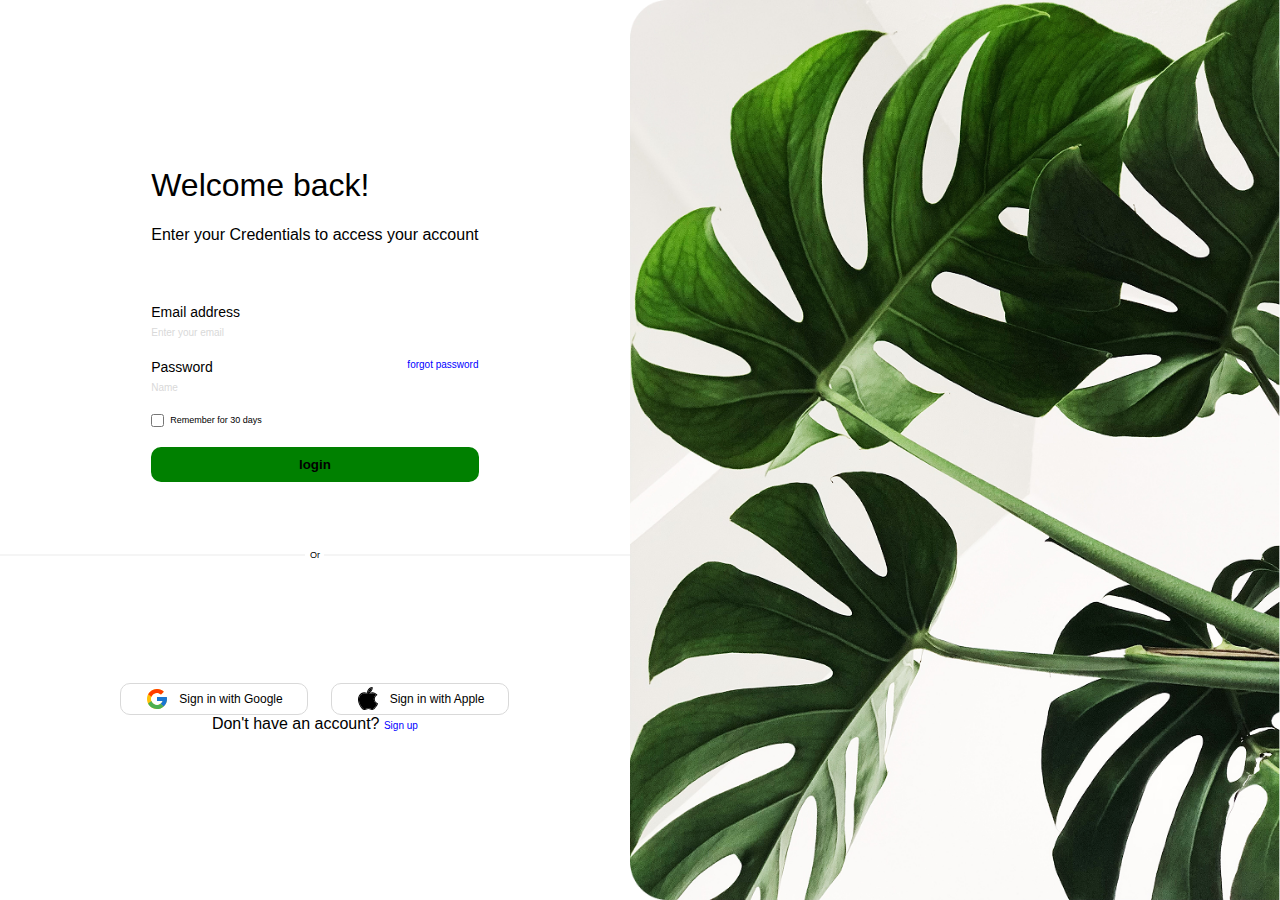
<file: index.html>
<!DOCTYPE html>
<html lang="pt-br">
<head>
    <meta charset="UTF-8">
    <meta name="description" content="Sign in page for users to access their accounts">
    <meta name="viewport" content="width=device-width, initial-scale=1.0">
    <title>Sing In</title>
    <link rel="stylesheet" href="./styles.css">
</head>
<body>
    <main>
        <section>
            <div class="form-container">
                <h1>Welcome back!</h1>
                <p>Enter your Credentials to access your account</p>
                <form action="" method="post">
                    <fieldset>
                        <label for="email">Email address</label>
                        <input placeholder = "Enter your email"="email" name="email" id="email">
                    </fieldset>
    
                    <fieldset>
                        <div class="title-wrapper">
                             <label for="password">Password</label>
                             <a href="">forgot password</a>
                        </div>
                        <input placeholder="Name" ="password" name="password" id="password">
                     </fieldset>
                     
                     <fieldset class="checkbox">
                        <input type="checkbox" name="remember" id="remember">
                        <label for="remember">Remember for 30 days</label>
                     </fieldset>
    
                     <button type="submit">login</button>
                </form>
            </div>
                <div class="divider">
                    <div class="line"></div>
                <p>Or</p>
                <div class="line"></div>
            </div>
            
            <div class="sso-container">
                <button>
                    <img src="../assets/icons/google.svg" alt="">
                    <p>Sign in with Google</p>
                </button>
                <button>
                    <img src="../assets/icons/apple-logo.svg" alt="">
                    <p>Sign in with Apple</p>
                </button>
            </div>
            <p class="redirect-sing up">Don't have an account? <a>Sign up
            </a></p>
        </section>
        <img src="../assets/images/costela_de_adao.png" alt="Foto de uma planta costela de adao">
    </main>
    
</body>
</html>
</file>
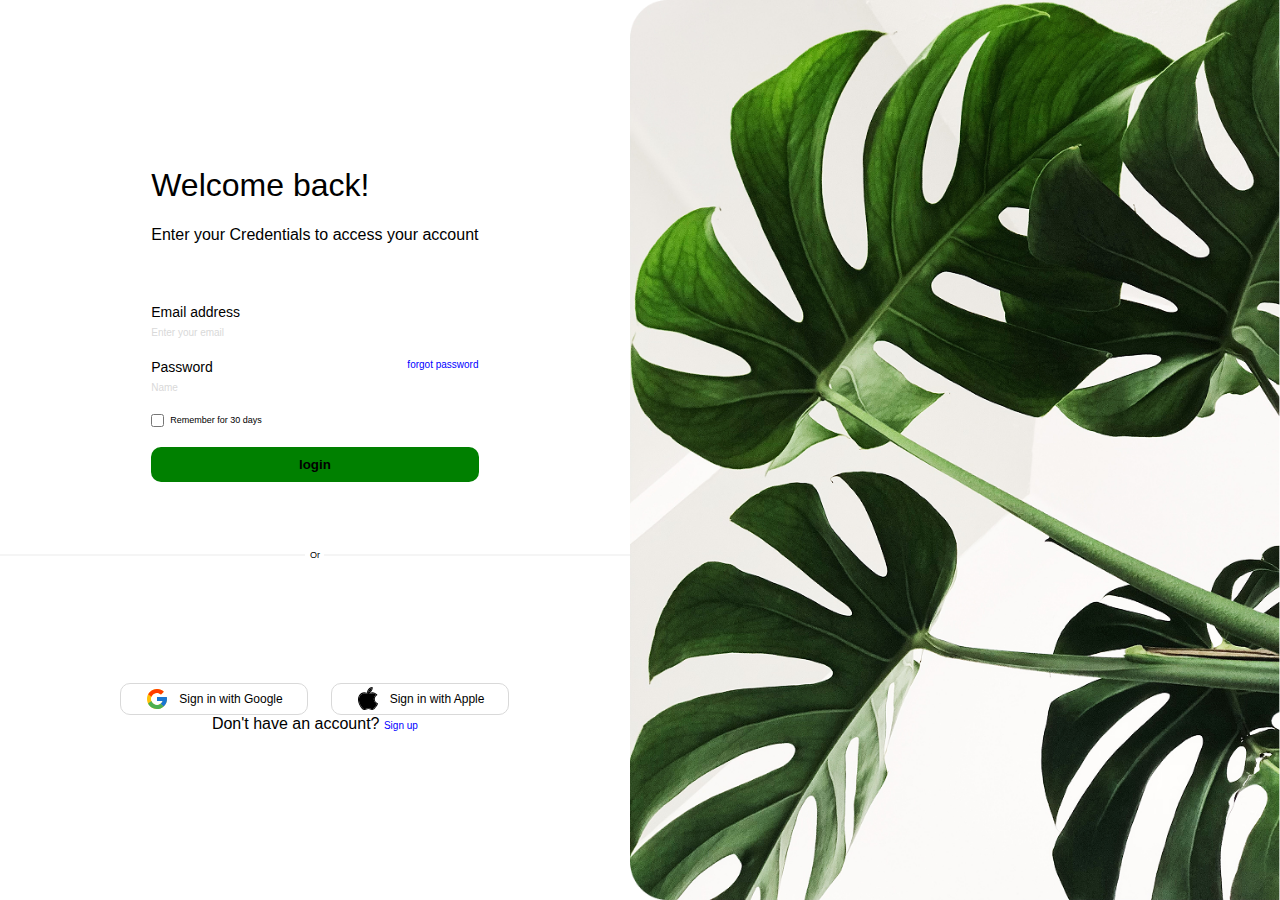
<file: sing-in/index.html>
<!DOCTYPE html>
<html lang="pt-br">
<head>
    <meta charset="UTF-8">
    <meta name="description" content="Sign in page for users to access their accounts">
    <meta name="viewport" content="width=device-width, initial-scale=1.0">
    <title>Sing In</title>
    <link rel="stylesheet" href="./styles.css">
</head>
<body>
    <main>
        <section>
            <div class="form-container">
                <h1>Welcome back!</h1>
                <p>Enter your Credentials to access your account</p>
                <form action="" method="post">
                    <fieldset>
                        <label for="email">Email address</label>
                        <input placeholder = "Enter your email"="email" name="email" id="email">
                    </fieldset>
    
                    <fieldset>
                        <div class="title-wrapper">
                             <label for="password">Password</label>
                             <a href="">forgot password</a>
                        </div>
                        <input placeholder="Name" ="password" name="password" id="password">
                     </fieldset>
                     
                     <fieldset class="checkbox">
                        <input type="checkbox" name="remember" id="remember">
                        <label for="remember">Remember for 30 days</label>
                     </fieldset>
    
                     <button type="submit">login</button>
                </form>
            </div>
                <div class="divider">
                    <div class="line"></div>
                <p>Or</p>
                <div class="line"></div>
            </div>
            
            <div class="sso-container">
                <button>
                    <img src="../assets/icons/google.svg" alt="">
                    <p>Sign in with Google</p>
                </button>
                <button>
                    <img src="../assets/icons/apple-logo.svg" alt="">
                    <p>Sign in with Apple</p>
                </button>
            </div>
            <p class="redirect-sing up">Don't have an account? <a>Sign up
            </a></p>
        </section>
        <img src="../assets/images/costela_de_adao.png" alt="Foto de uma planta costela de adao">
    </main>
    
</body>
</html>
</file>
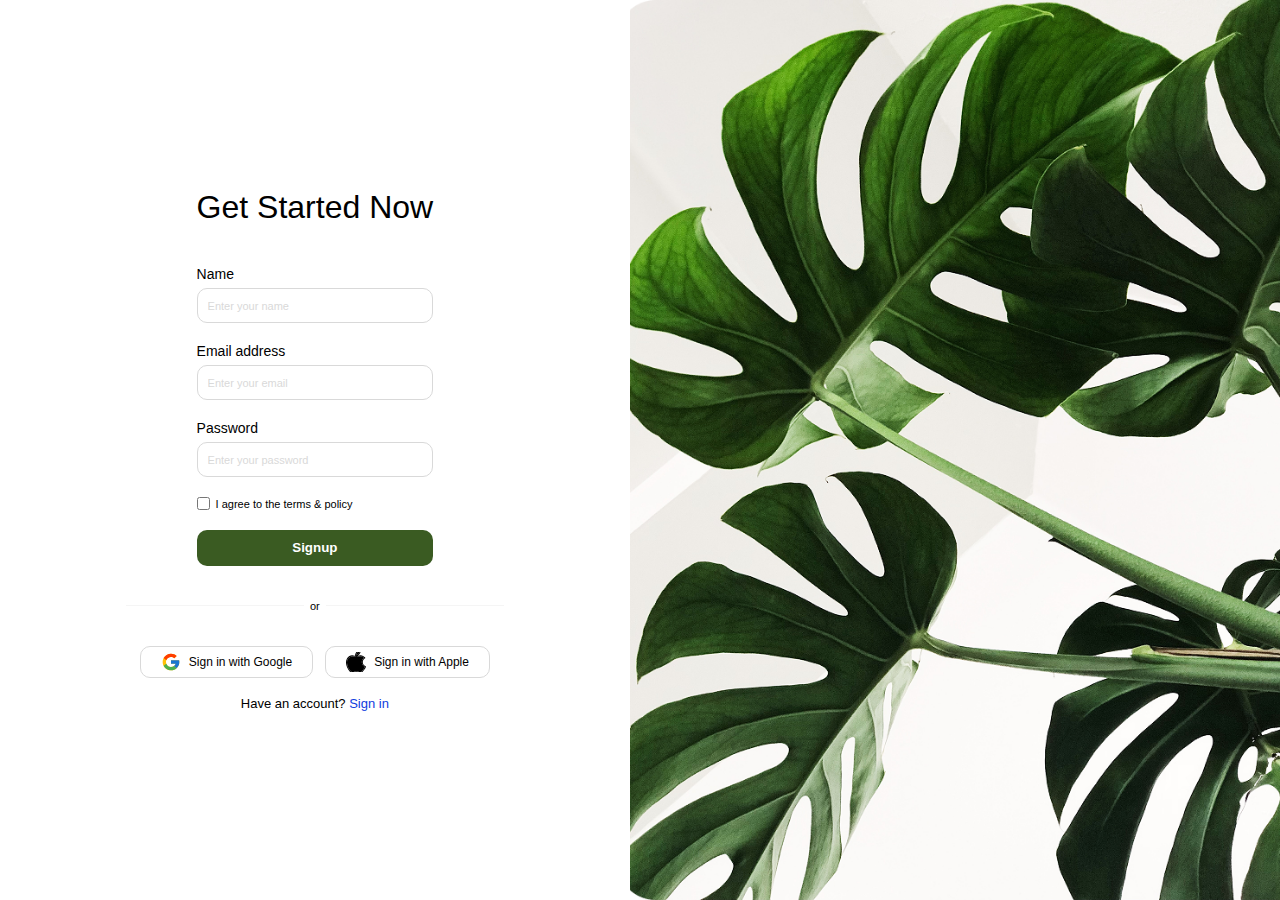
<file: singup/index.html>
<!DOCTYPE html>
<html lang="en">
<head>
    <meta charset="UTF-8">
    <meta name="viewport" content="width=device-width, initial-scale=1.0">
    <title>Document</title>
</head>
<body>
    
</body>
</html><!DOCTYPE html>
<html lang="pt-br">
<head>
    <meta charset="UTF-8">
    <meta name="viewport" content="width=device-width, initial-scale=1.0">
    <title>Sign Up</title>
    <link rel="stylesheet" href="./styles.css">
</head>
<body>
    <main>
        <section>
            <div class="form-container">
                <h1>Get Started Now</h1>
                <form action="" method="post">
                    <fieldset>
                        <label for="name">Name</label>
                        <input type="text" placeholder="Enter your name" name="name" id="name">
                    </fieldset>

                    <fieldset>
                        <label for="email">Email address</label>
                        <input type="email" placeholder="Enter your email" name="email" id="email">
                    </fieldset>
    
                    <fieldset>
                        <label for="password">Password</label>
                        <input type="password" placeholder="Enter your password" name="password" id="password">
                    </fieldset>
                     
                    <fieldset class="checkbox">
                        <input type="checkbox" name="terms" id="terms">
                        <label for="terms">I agree to the terms & policy</label>
                    </fieldset>
    
                    <button type="submit">Signup</button>
                </form>
            </div>

            <div class="divider">
                <div class="line"></div>
                <p>or</p>
                <div class="line"></div>
            </div>
            
            <div class="sso-container">
                <button>
                    <img src="../assets/icons/google.svg" alt="">
                    <p>Sign in with Google</p>
                </button>
                <button>
                    <img src="../assets/icons/apple-logo.svg" alt="">
                    <p>Sign in with Apple</p>
                </button>
            </div>

            <p class="redirect-signup">Have an account? <a href="#">Sign in</a></p>
        </section>

        <img src="../assets/images/costela_de_adao.png" alt="Foto de uma planta costela de adao">
    </main>
</body>
</html>
</file>
<file: styles.css>
@import url("../styles/global.css");

main{
    width: 100vw;
    height: 100vh;
    display: flex;   
}
section{
    width: 49.2%;

    display: flex;
    flex-direction: column;
    align-items: center;
    justify-content: center;
  
}

.form-container > p{
    font-size: 16px;
    font-weight: 500;
    font-style: normal;
    color: var(--black);
    margin-top: 22px;
}


h1{
    font-size: 32px;
    font-weight: 500;
    font-style: normal;
    color: var(--black);
}

form{
    display: flex;
    flex-direction: column;
    gap: 20px;
    margin-top: 60px;
}

fieldset{
    display: flex;
    flex-direction: column;
    gap: 4px;
}
.checkbox{
    flex-direction: row;
    gap: 6px;
    justify-content: flex-start;
    align-items: center;
}
.checkbox>label{
    font-size: 9px;
}
.title-wrapper{
    width:100% ;
    display: flex;
    justify-content: space-between;
}
img{
    width: 50.8%;
}
label{
    font-size: 14px;
    font-weight: 500;
    color: var(--black);
}
input[type="Password"] , input[type="email"]{
    border: 1px solid var(--gray);
    border-radius: 10px;
    padding: 8.5px 10px;
}

input::placeholder{
    font-size: 10px;
    font-weight: 500;
    color:var(--gray);
  
}
a{
    font-size: 10px;
    font-weight: 500;
    color: blue;
}
form button{
    background-color:green;
    height: 35.4px;
    color: var(white);
    border-radius: 10px;
    font-weight: 700;
    font-style: normal;
}
.divider{
    display: flex;
    justify-content: center;
    align-items: center;
    width: 100%;
    margin-top: 34px;
    gap: 4.5px;
}
.line{
    width: 100%;
    height: 2px;
    background-color: var(--border-gray);
    margin: 38px 0px;;
}
.divider>p{
  
    font-size: 9px;
    color:var(--black);
    font-weight: 500;
}
.sso-container{

    display: flex;
    justify-content: center;
    align-items: center;
    gap: 23px;
    margin-top: 89px;

}
.sso-container img{

    width: 24px;
    height: 24px;
}
    .sso-container button{
        height: 32px;
        gap: 10px;
        padding: 4px 24px;
        border: 1px solid var(--gray);
        border-radius: 10px;

        display: flex;
        justify-content: center;
        align-items: center;
        font-size: 12px;
}

.redirect-signup{
    font-size: 14p x!important;
    color: var(--black);
    justify-self: center;
}
.redirect-signup>a{
    font-size : 14px;
    color: blue;
}
</file>
<file: sing-in/styles.css>
@import url("../styles/global.css");

main{
    width: 100vw;
    height: 100vh;
    display: flex;   
}
section{
    width: 49.2%;

    display: flex;
    flex-direction: column;
    align-items: center;
    justify-content: center;
  
}

.form-container > p{
    font-size: 16px;
    font-weight: 500;
    font-style: normal;
    color: var(--black);
    margin-top: 22px;
}


h1{
    font-size: 32px;
    font-weight: 500;
    font-style: normal;
    color: var(--black);
}

form{
    display: flex;
    flex-direction: column;
    gap: 20px;
    margin-top: 60px;
}

fieldset{
    display: flex;
    flex-direction: column;
    gap: 4px;
}
.checkbox{
    flex-direction: row;
    gap: 6px;
    justify-content: flex-start;
    align-items: center;
}
.checkbox>label{
    font-size: 9px;
}
.title-wrapper{
    width:100% ;
    display: flex;
    justify-content: space-between;
}
img{
    width: 50.8%;
}
label{
    font-size: 14px;
    font-weight: 500;
    color: var(--black);
}
input[type="Password"] , input[type="email"]{
    border: 1px solid var(--gray);
    border-radius: 10px;
    padding: 8.5px 10px;
}

input::placeholder{
    font-size: 10px;
    font-weight: 500;
    color:var(--gray);
  
}
a{
    font-size: 10px;
    font-weight: 500;
    color: blue;
}
form button{
    background-color:green;
    height: 35.4px;
    color: var(white);
    border-radius: 10px;
    font-weight: 700;
    font-style: normal;
}
.divider{
    display: flex;
    justify-content: center;
    align-items: center;
    width: 100%;
    margin-top: 34px;
    gap: 4.5px;
}
.line{
    width: 100%;
    height: 2px;
    background-color: var(--border-gray);
    margin: 38px 0px;;
}
.divider>p{
  
    font-size: 9px;
    color:var(--black);
    font-weight: 500;
}
.sso-container{

    display: flex;
    justify-content: center;
    align-items: center;
    gap: 23px;
    margin-top: 89px;

}
.sso-container img{

    width: 24px;
    height: 24px;
}
    .sso-container button{
        height: 32px;
        gap: 10px;
        padding: 4px 24px;
        border: 1px solid var(--gray);
        border-radius: 10px;

        display: flex;
        justify-content: center;
        align-items: center;
        font-size: 12px;
}

.redirect-signup{
    font-size: 14p x!important;
    color: var(--black);
    justify-self: center;
}
.redirect-signup>a{
    font-size : 14px;
    color: blue;
}
</file>
<file: singup/styles.css>
@import url("../styles/global.css");

main {
    width: 100vw;
    height: 100vh;
    display: flex;   
}

section {
    width: 49.2%;
    display: flex;
    flex-direction: column;
    align-items: center;
    justify-content: center;
}

.form-container > p {
    display: none; /* removido o texto "Enter your credentials" */
}

h1 {
    font-size: 32px;
    font-weight: 500;
    color: var(--black);
}

form {
    display: flex;
    flex-direction: column;
    gap: 20px;
    margin-top: 40px;
}

fieldset {
    display: flex;
    flex-direction: column;
    gap: 6px;
    border: none;
}

.checkbox {
    flex-direction: row;
    gap: 6px;
    justify-content: flex-start;
    align-items: center;
}
.checkbox > label {
    font-size: 11px;
}

img {
    width: 50.8%;
    object-fit: cover;
}

label {
    font-size: 14px;
    font-weight: 500;
    color: var(--black);
}

input[type="password"],
input[type="email"],
input[type="text"] {
    border: 1px solid var(--gray);
    border-radius: 10px;
    padding: 9px 10px;
}

input::placeholder {
    font-size: 11px;
    font-weight: 500;
    color: var(--gray);
}

a {
    font-size: 12px;
    font-weight: 500;
    color: var(--blue);
}

form button {
    background-color: var(--green);
    height: 35.4px;
    color: var(--white);
    border-radius: 10px;
    font-weight: 700;
    cursor: pointer;
}

form button:hover {
    opacity: 0.9;
}

.divider {
    display: flex;
    justify-content: center;
    align-items: center;
    width: 60%;
    margin-top: 34px;
    gap: 6px;
}

.line {
    width: 100%;
    height: 1px;
    background-color: var(--border-gray);
}

.divider > p {
    font-size: 11px;
    color: var(--black);
    font-weight: 500;
}

.sso-container {
    display: flex;
    justify-content: center;
    align-items: center;
    gap: 12px;
    margin-top: 34px;
}

.sso-container img {
    width: 20px;
    height: 20px;
}

.sso-container button {
    height: 32px;
    gap: 8px;
    padding: 4px 20px;
    border: 1px solid var(--gray);
    border-radius: 10px;
    display: flex;
    justify-content: center;
    align-items: center;
    font-size: 12px;
}

.redirect-signup {
    font-size: 13px;
    color: var(--black);
    justify-self: center;
    margin-top: 18px;
}

.redirect-signup > a {
    font-size: 13px;
    color: var(--blue);
}
</file>
